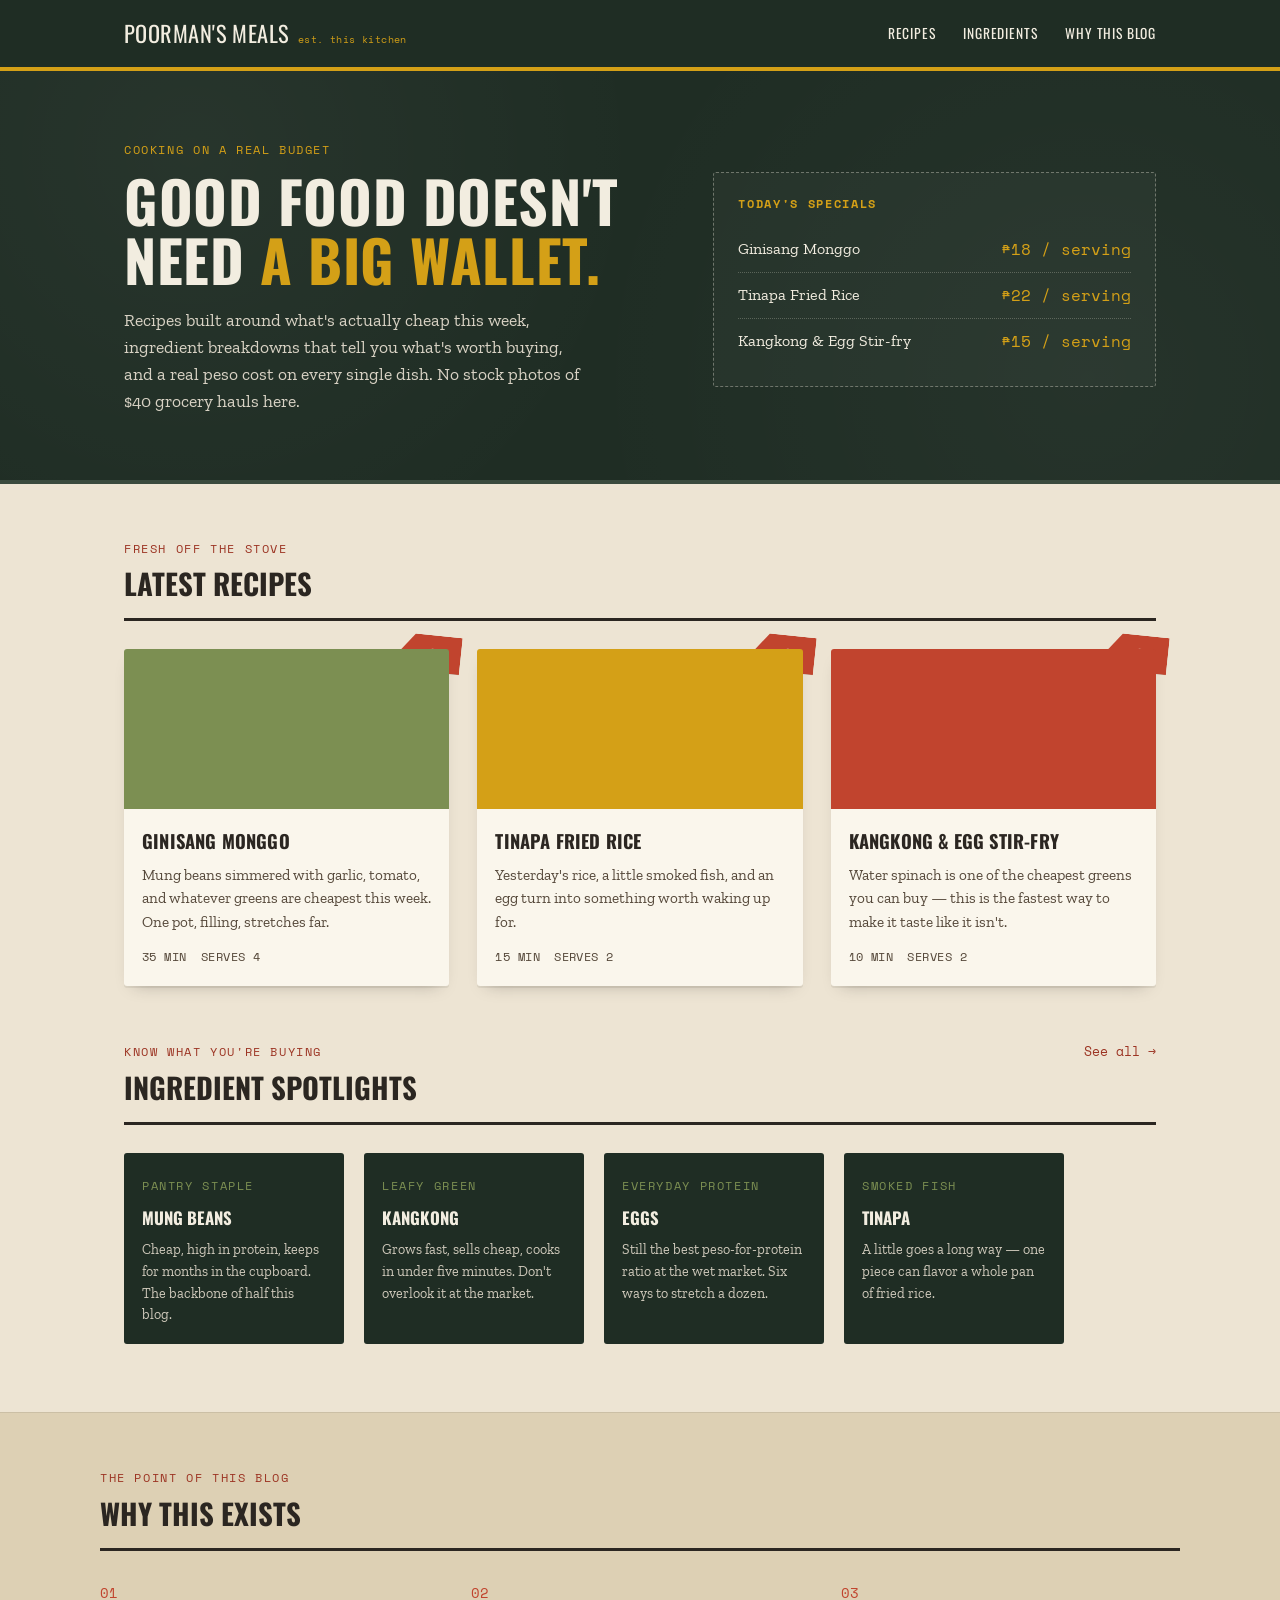
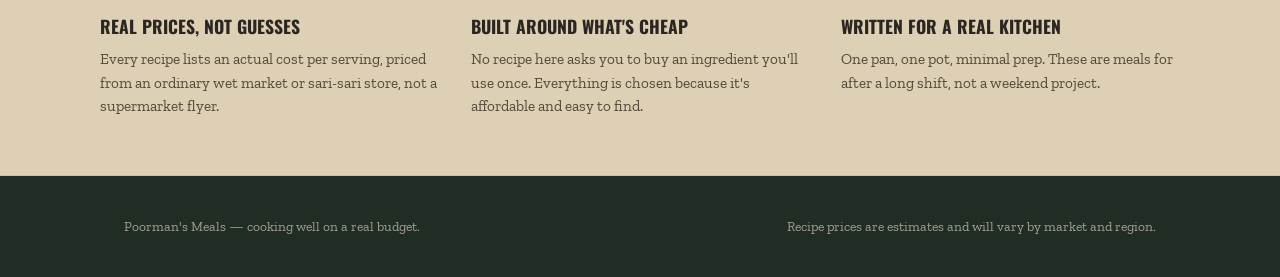
<file: index.html>
<!DOCTYPE html>
<html lang="en">
<head>
<meta charset="UTF-8">
<meta name="viewport" content="width=device-width, initial-scale=1.0">
<title>Poorman's Meals — Real food, real prices</title>
<meta name="description" content="Budget recipes and ingredient know-how for feeding a family without the fuss. Every recipe shows its real cost per serving.">
<link rel="preconnect" href="https://fonts.googleapis.com">
<link rel="preconnect" href="https://fonts.gstatic.com" crossorigin>
<link href="https://fonts.googleapis.com/css2?family=Oswald:wght@500;600;700&family=Zilla+Slab:wght@400;500;600&family=Space+Mono:wght@400;700&display=swap" rel="stylesheet">
<link rel="stylesheet" href="styles.css">
</head>
<body>

<nav class="site-nav">
  <div class="wrap">
    <a href="index.html" class="brand">Poorman's Meals <span>est. this kitchen</span></a>
    <ul class="nav-links">
      <li><a href="index.html">Recipes</a></li>
      <li><a href="ingredients.html">Ingredients</a></li>
      <li><a href="#why">Why This Blog</a></li>
    </ul>
    <button class="nav-toggle" aria-label="Menu">Menu</button>
  </div>
</nav>

<header class="hero">
  <div class="wrap hero-grid">
    <div>
      <span class="eyebrow">Cooking on a real budget</span>
      <h1>Good food doesn't need <em>a big wallet.</em></h1>
      <p class="lede">Recipes built around what's actually cheap this week, ingredient breakdowns that tell you what's worth buying, and a real peso cost on every single dish. No stock photos of $40 grocery hauls here.</p>
    </div>
    <div class="specials-board">
      <h2>Today's specials</h2>
      <ul>
        <li><span>Ginisang Monggo</span> <span class="price">₱18 / serving</span></li>
        <li><span>Tinapa Fried Rice</span> <span class="price">₱22 / serving</span></li>
        <li><span>Kangkong &amp; Egg Stir-fry</span> <span class="price">₱15 / serving</span></li>
      </ul>
    </div>
  </div>
</header>

<main>

  <section class="section">
    <div class="wrap">
      <div class="section-head">
        <div>
          <span class="eyebrow">Fresh off the stove</span>
          <h2>Latest Recipes</h2>
        </div>
      </div>

      <div class="recipe-grid">

        <a class="recipe-card" href="recipes/ginisang-monggo.html">
          <div class="price-tag">₱18</div>
          <div class="recipe-photo" style="background-color:#7c8f52;"></div>
          <div class="recipe-body">
            <h3>Ginisang Monggo</h3>
            <p>Mung beans simmered with garlic, tomato, and whatever greens are cheapest this week. One pot, filling, stretches far.</p>
            <div class="recipe-meta">
              <span>35 min</span>
              <span>Serves 4</span>
            </div>
          </div>
        </a>

        <a class="recipe-card" href="recipes/tinapa-fried-rice.html">
          <div class="price-tag">₱22</div>
          <div class="recipe-photo" style="background-color:#d4a017;"></div>
          <div class="recipe-body">
            <h3>Tinapa Fried Rice</h3>
            <p>Yesterday's rice, a little smoked fish, and an egg turn into something worth waking up for.</p>
            <div class="recipe-meta">
              <span>15 min</span>
              <span>Serves 2</span>
            </div>
          </div>
        </a>

        <a class="recipe-card" href="recipes/kangkong-egg.html">
          <div class="price-tag">₱15</div>
          <div class="recipe-photo" style="background-color:#c1442e;"></div>
          <div class="recipe-body">
            <h3>Kangkong &amp; Egg Stir-fry</h3>
            <p>Water spinach is one of the cheapest greens you can buy — this is the fastest way to make it taste like it isn't.</p>
            <div class="recipe-meta">
              <span>10 min</span>
              <span>Serves 2</span>
            </div>
          </div>
        </a>

      </div>
    </div>
  </section>

  <section class="section" style="padding-top:0;">
    <div class="wrap">
      <div class="section-head">
        <div>
          <span class="eyebrow">Know what you're buying</span>
          <h2>Ingredient Spotlights</h2>
        </div>
        <a href="ingredients.html" style="font-family: var(--font-tag); font-size: 0.8rem; text-decoration:none; color: var(--tomato-dark);">See all &rarr;</a>
      </div>

      <div class="ingredient-strip">
        <a class="ingredient-card" href="ingredients.html#monggo">
          <span class="eyebrow">Pantry staple</span>
          <h3>Mung Beans</h3>
          <p>Cheap, high in protein, keeps for months in the cupboard. The backbone of half this blog.</p>
        </a>
        <a class="ingredient-card" href="ingredients.html#kangkong">
          <span class="eyebrow">Leafy green</span>
          <h3>Kangkong</h3>
          <p>Grows fast, sells cheap, cooks in under five minutes. Don't overlook it at the market.</p>
        </a>
        <a class="ingredient-card" href="ingredients.html#egg">
          <span class="eyebrow">Everyday protein</span>
          <h3>Eggs</h3>
          <p>Still the best peso-for-protein ratio at the wet market. Six ways to stretch a dozen.</p>
        </a>
        <a class="ingredient-card" href="ingredients.html#tinapa">
          <span class="eyebrow">Smoked fish</span>
          <h3>Tinapa</h3>
          <p>A little goes a long way — one piece can flavor a whole pan of fried rice.</p>
        </a>
      </div>
    </div>
  </section>

  <section class="why" id="why">
    <div class="wrap section">
      <div class="section-head">
        <div>
          <span class="eyebrow">The point of this blog</span>
          <h2>Why This Exists</h2>
        </div>
      </div>
      <div class="why-grid">
        <div>
          <span class="num">01</span>
          <h3>Real prices, not guesses</h3>
          <p>Every recipe lists an actual cost per serving, priced from an ordinary wet market or sari-sari store, not a supermarket flyer.</p>
        </div>
        <div>
          <span class="num">02</span>
          <h3>Built around what's cheap</h3>
          <p>No recipe here asks you to buy an ingredient you'll use once. Everything is chosen because it's affordable and easy to find.</p>
        </div>
        <div>
          <span class="num">03</span>
          <h3>Written for a real kitchen</h3>
          <p>One pan, one pot, minimal prep. These are meals for after a long shift, not a weekend project.</p>
        </div>
      </div>
    </div>
  </section>

</main>

<footer class="site-footer">
  <div class="wrap">
    <span>Poorman's Meals — cooking well on a real budget.</span>
    <span>Recipe prices are estimates and will vary by market and region.</span>
  </div>
</footer>

<script src="script.js"></script>
</body>
</html>
</file>
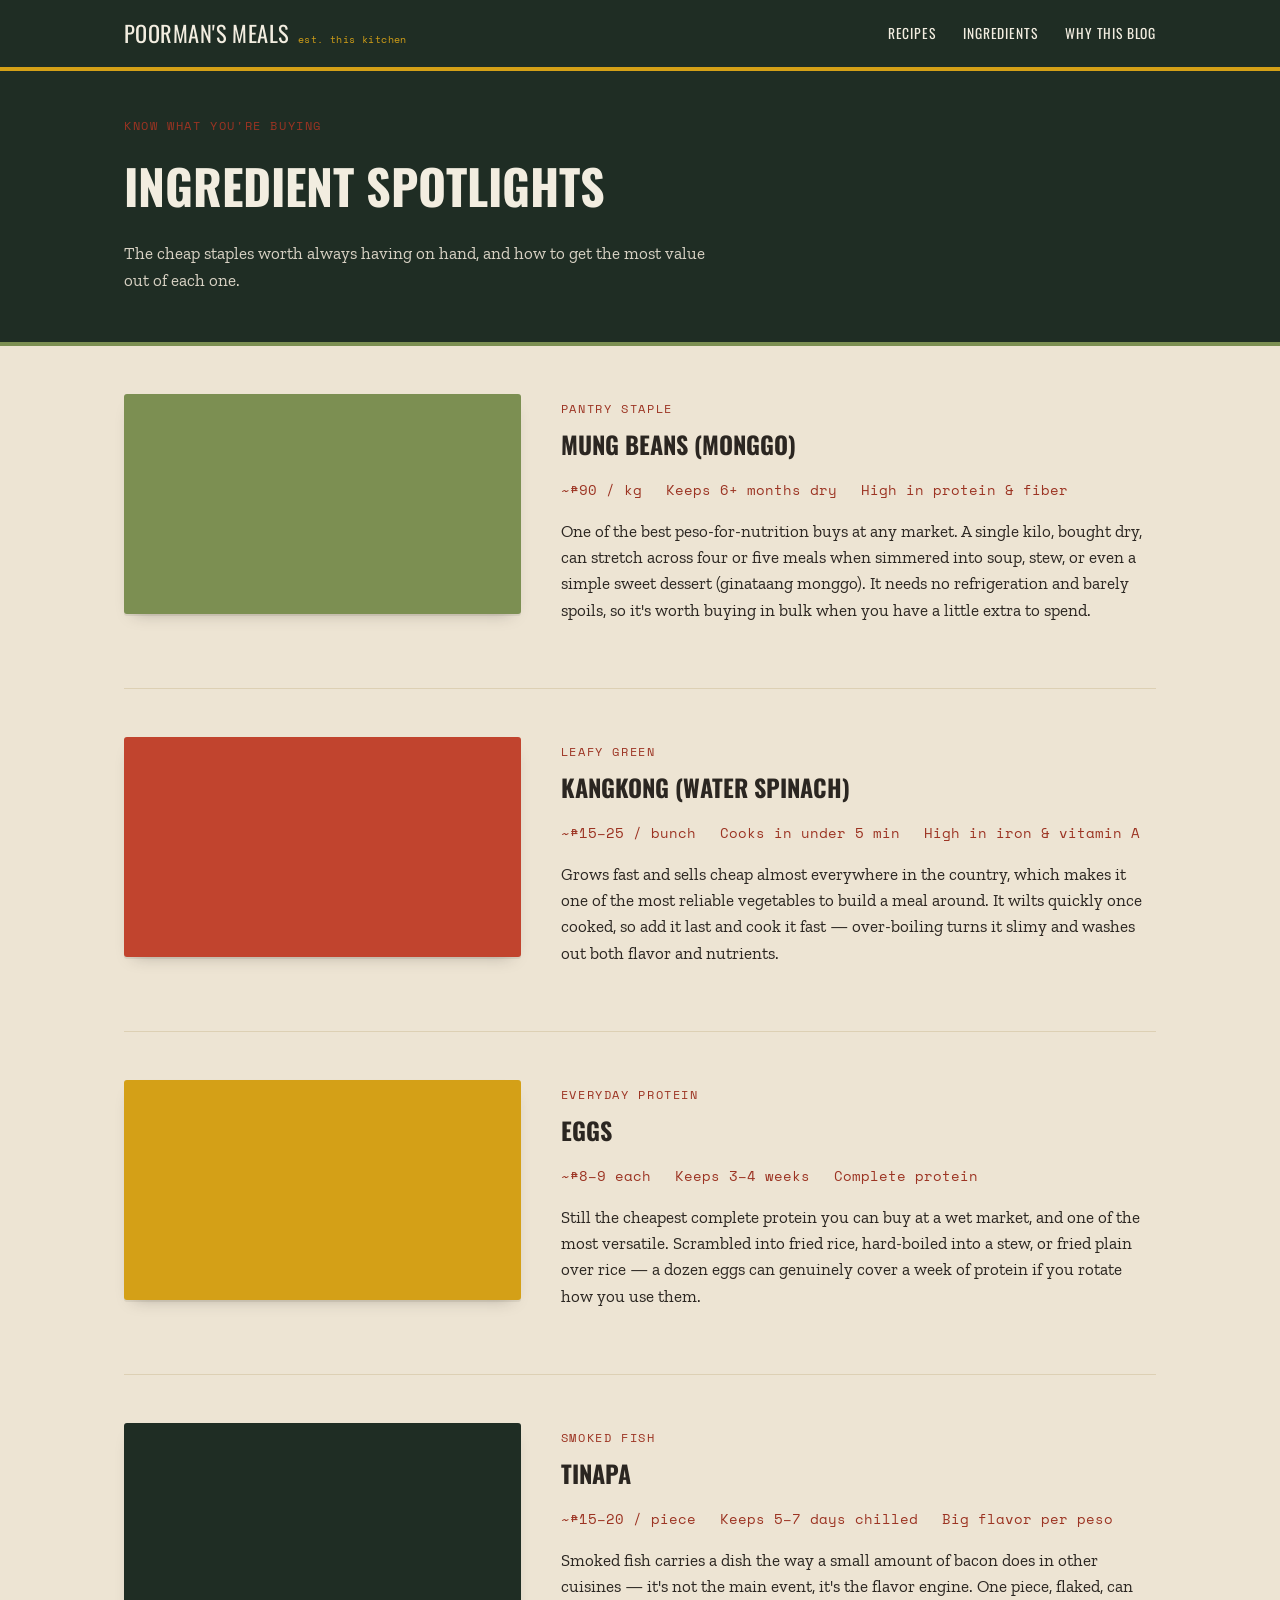
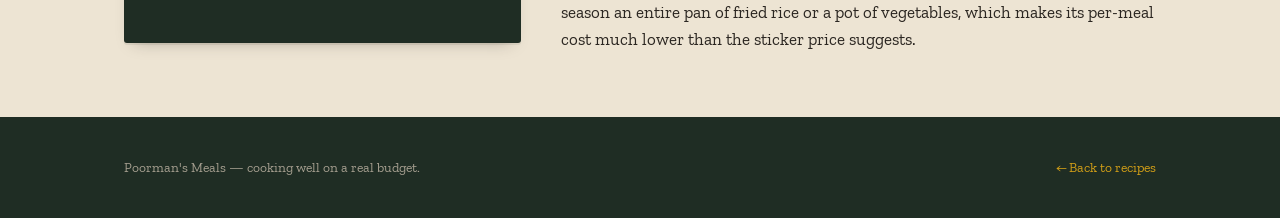
<file: ingredients.html>
<!DOCTYPE html>
<html lang="en">
<head>
<meta charset="UTF-8">
<meta name="viewport" content="width=device-width, initial-scale=1.0">
<title>Ingredients — Poorman's Meals</title>
<meta name="description" content="Know what you're buying: cheap, reliable ingredients worth stocking, and how to get the most out of each one.">
<link rel="preconnect" href="https://fonts.googleapis.com">
<link rel="preconnect" href="https://fonts.gstatic.com" crossorigin>
<link href="https://fonts.googleapis.com/css2?family=Oswald:wght@500;600;700&family=Zilla+Slab:wght@400;500;600&family=Space+Mono:wght@400;700&display=swap" rel="stylesheet">
<link rel="stylesheet" href="styles.css">
</head>
<body>

<nav class="site-nav">
  <div class="wrap">
    <a href="index.html" class="brand">Poorman's Meals <span>est. this kitchen</span></a>
    <ul class="nav-links">
      <li><a href="index.html">Recipes</a></li>
      <li><a href="ingredients.html">Ingredients</a></li>
      <li><a href="index.html#why">Why This Blog</a></li>
    </ul>
    <button class="nav-toggle" aria-label="Menu">Menu</button>
  </div>
</nav>

<header class="spotlight-header">
  <div class="wrap">
    <span class="eyebrow">Know what you're buying</span>
    <h1>Ingredient Spotlights</h1>
    <p class="dek" style="color:#d8d2c4; max-width:60ch;">The cheap staples worth always having on hand, and how to get the most value out of each one.</p>
  </div>
</header>

<main class="wrap">

  <div class="spotlight-block" id="monggo">
    <div class="spotlight-photo" style="background-color:#7c8f52;"></div>
    <div>
      <span class="eyebrow">Pantry staple</span>
      <h2>Mung Beans (Monggo)</h2>
      <div class="stat-row">
        <span>~₱90 / kg</span>
        <span>Keeps 6+ months dry</span>
        <span>High in protein &amp; fiber</span>
      </div>
      <p>One of the best peso-for-nutrition buys at any market. A single kilo, bought dry, can stretch across four or five meals when simmered into soup, stew, or even a simple sweet dessert (ginataang monggo). It needs no refrigeration and barely spoils, so it's worth buying in bulk when you have a little extra to spend.</p>
    </div>
  </div>

  <div class="spotlight-block" id="kangkong">
    <div class="spotlight-photo" style="background-color:#c1442e;"></div>
    <div>
      <span class="eyebrow">Leafy green</span>
      <h2>Kangkong (Water Spinach)</h2>
      <div class="stat-row">
        <span>~₱15–25 / bunch</span>
        <span>Cooks in under 5 min</span>
        <span>High in iron &amp; vitamin A</span>
      </div>
      <p>Grows fast and sells cheap almost everywhere in the country, which makes it one of the most reliable vegetables to build a meal around. It wilts quickly once cooked, so add it last and cook it fast — over-boiling turns it slimy and washes out both flavor and nutrients.</p>
    </div>
  </div>

  <div class="spotlight-block" id="egg">
    <div class="spotlight-photo" style="background-color:#d4a017;"></div>
    <div>
      <span class="eyebrow">Everyday protein</span>
      <h2>Eggs</h2>
      <div class="stat-row">
        <span>~₱8–9 each</span>
        <span>Keeps 3–4 weeks</span>
        <span>Complete protein</span>
      </div>
      <p>Still the cheapest complete protein you can buy at a wet market, and one of the most versatile. Scrambled into fried rice, hard-boiled into a stew, or fried plain over rice — a dozen eggs can genuinely cover a week of protein if you rotate how you use them.</p>
    </div>
  </div>

  <div class="spotlight-block" id="tinapa">
    <div class="spotlight-photo" style="background-color:#1f2d24;"></div>
    <div>
      <span class="eyebrow">Smoked fish</span>
      <h2>Tinapa</h2>
      <div class="stat-row">
        <span>~₱15–20 / piece</span>
        <span>Keeps 5–7 days chilled</span>
        <span>Big flavor per peso</span>
      </div>
      <p>Smoked fish carries a dish the way a small amount of bacon does in other cuisines — it's not the main event, it's the flavor engine. One piece, flaked, can season an entire pan of fried rice or a pot of vegetables, which makes its per-meal cost much lower than the sticker price suggests.</p>
    </div>
  </div>

</main>

<footer class="site-footer">
  <div class="wrap">
    <span>Poorman's Meals — cooking well on a real budget.</span>
    <span><a href="index.html">&larr; Back to recipes</a></span>
  </div>
</footer>

<script src="script.js"></script>
</body>
</html>
</file>
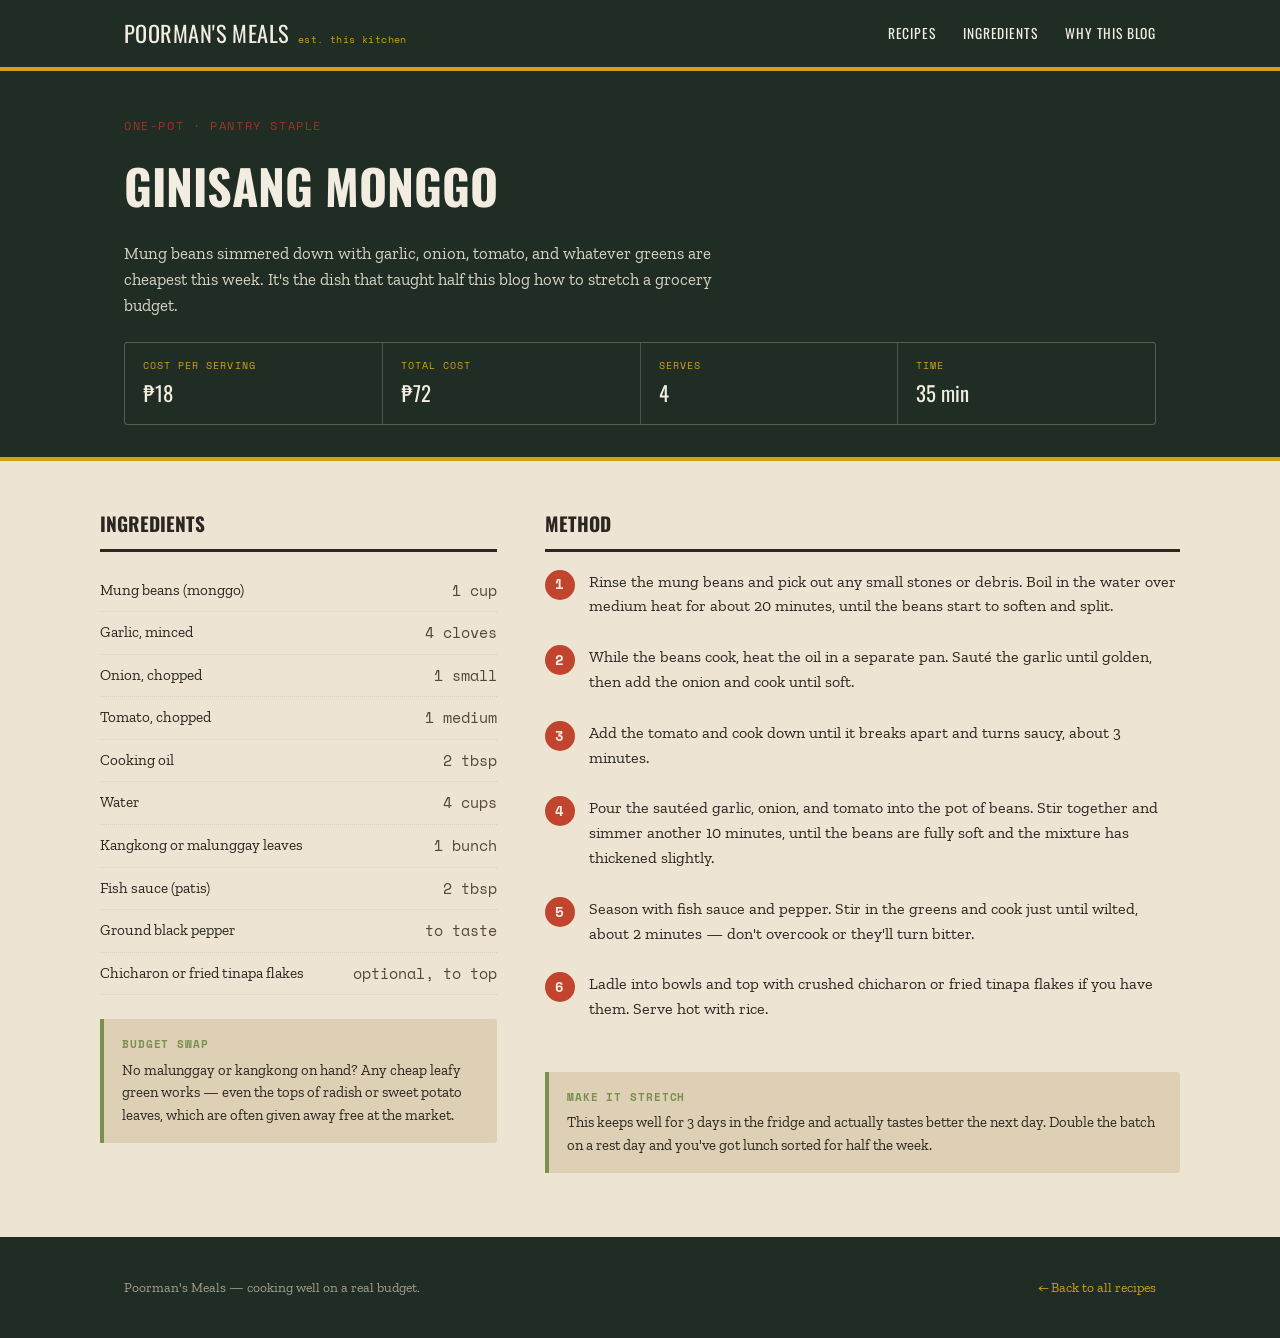
<file: recipes/ginisang-monggo.html>
<!DOCTYPE html>
<html lang="en">
<head>
<meta charset="UTF-8">
<meta name="viewport" content="width=device-width, initial-scale=1.0">
<title>Ginisang Monggo — Poorman's Meals</title>
<meta name="description" content="Mung beans simmered with garlic, tomato, and cheap greens. One pot, filling, and about ₱18 a serving.">
<link rel="preconnect" href="https://fonts.googleapis.com">
<link rel="preconnect" href="https://fonts.gstatic.com" crossorigin>
<link href="https://fonts.googleapis.com/css2?family=Oswald:wght@500;600;700&family=Zilla+Slab:wght@400;500;600&family=Space+Mono:wght@400;700&display=swap" rel="stylesheet">
<link rel="stylesheet" href="../styles.css">
</head>
<body>

<nav class="site-nav">
  <div class="wrap">
    <a href="../index.html" class="brand">Poorman's Meals <span>est. this kitchen</span></a>
    <ul class="nav-links">
      <li><a href="../index.html">Recipes</a></li>
      <li><a href="../ingredients.html">Ingredients</a></li>
      <li><a href="../index.html#why">Why This Blog</a></li>
    </ul>
    <button class="nav-toggle" aria-label="Menu">Menu</button>
  </div>
</nav>

<header class="recipe-header">
  <div class="wrap">
    <span class="eyebrow">One-pot &middot; Pantry staple</span>
    <h1>Ginisang Monggo</h1>
    <p class="dek">Mung beans simmered down with garlic, onion, tomato, and whatever greens are cheapest this week. It's the dish that taught half this blog how to stretch a grocery budget.</p>

    <div class="cost-band">
      <div>
        <span class="label">Cost per serving</span>
        <span class="value">₱18</span>
      </div>
      <div>
        <span class="label">Total cost</span>
        <span class="value">₱72</span>
      </div>
      <div>
        <span class="label">Serves</span>
        <span class="value">4</span>
      </div>
      <div>
        <span class="label">Time</span>
        <span class="value">35 min</span>
      </div>
    </div>
  </div>
</header>

<main class="wrap article-grid">

  <aside class="ingredients-list">
    <h2>Ingredients</h2>
    <ul>
      <li><span>Mung beans (monggo)</span><span class="qty">1 cup</span></li>
      <li><span>Garlic, minced</span><span class="qty">4 cloves</span></li>
      <li><span>Onion, chopped</span><span class="qty">1 small</span></li>
      <li><span>Tomato, chopped</span><span class="qty">1 medium</span></li>
      <li><span>Cooking oil</span><span class="qty">2 tbsp</span></li>
      <li><span>Water</span><span class="qty">4 cups</span></li>
      <li><span>Kangkong or malunggay leaves</span><span class="qty">1 bunch</span></li>
      <li><span>Fish sauce (patis)</span><span class="qty">2 tbsp</span></li>
      <li><span>Ground black pepper</span><span class="qty">to taste</span></li>
      <li><span>Chicharon or fried tinapa flakes</span><span class="qty">optional, to top</span></li>
    </ul>

    <div class="tip-box">
      <strong>Budget swap</strong>
      No malunggay or kangkong on hand? Any cheap leafy green works — even the tops of radish or sweet potato leaves, which are often given away free at the market.
    </div>
  </aside>

  <div class="steps">
    <h2>Method</h2>
    <ol>
      <li>Rinse the mung beans and pick out any small stones or debris. Boil in the water over medium heat for about 20 minutes, until the beans start to soften and split.</li>
      <li>While the beans cook, heat the oil in a separate pan. Sauté the garlic until golden, then add the onion and cook until soft.</li>
      <li>Add the tomato and cook down until it breaks apart and turns saucy, about 3 minutes.</li>
      <li>Pour the sautéed garlic, onion, and tomato into the pot of beans. Stir together and simmer another 10 minutes, until the beans are fully soft and the mixture has thickened slightly.</li>
      <li>Season with fish sauce and pepper. Stir in the greens and cook just until wilted, about 2 minutes — don't overcook or they'll turn bitter.</li>
      <li>Ladle into bowls and top with crushed chicharon or fried tinapa flakes if you have them. Serve hot with rice.</li>
    </ol>

    <div class="tip-box">
      <strong>Make it stretch</strong>
      This keeps well for 3 days in the fridge and actually tastes better the next day. Double the batch on a rest day and you've got lunch sorted for half the week.
    </div>
  </div>

</main>

<footer class="site-footer">
  <div class="wrap">
    <span>Poorman's Meals — cooking well on a real budget.</span>
    <span><a href="../index.html">&larr; Back to all recipes</a></span>
  </div>
</footer>

<script src="../script.js"></script>
</body>
</html>
</file>
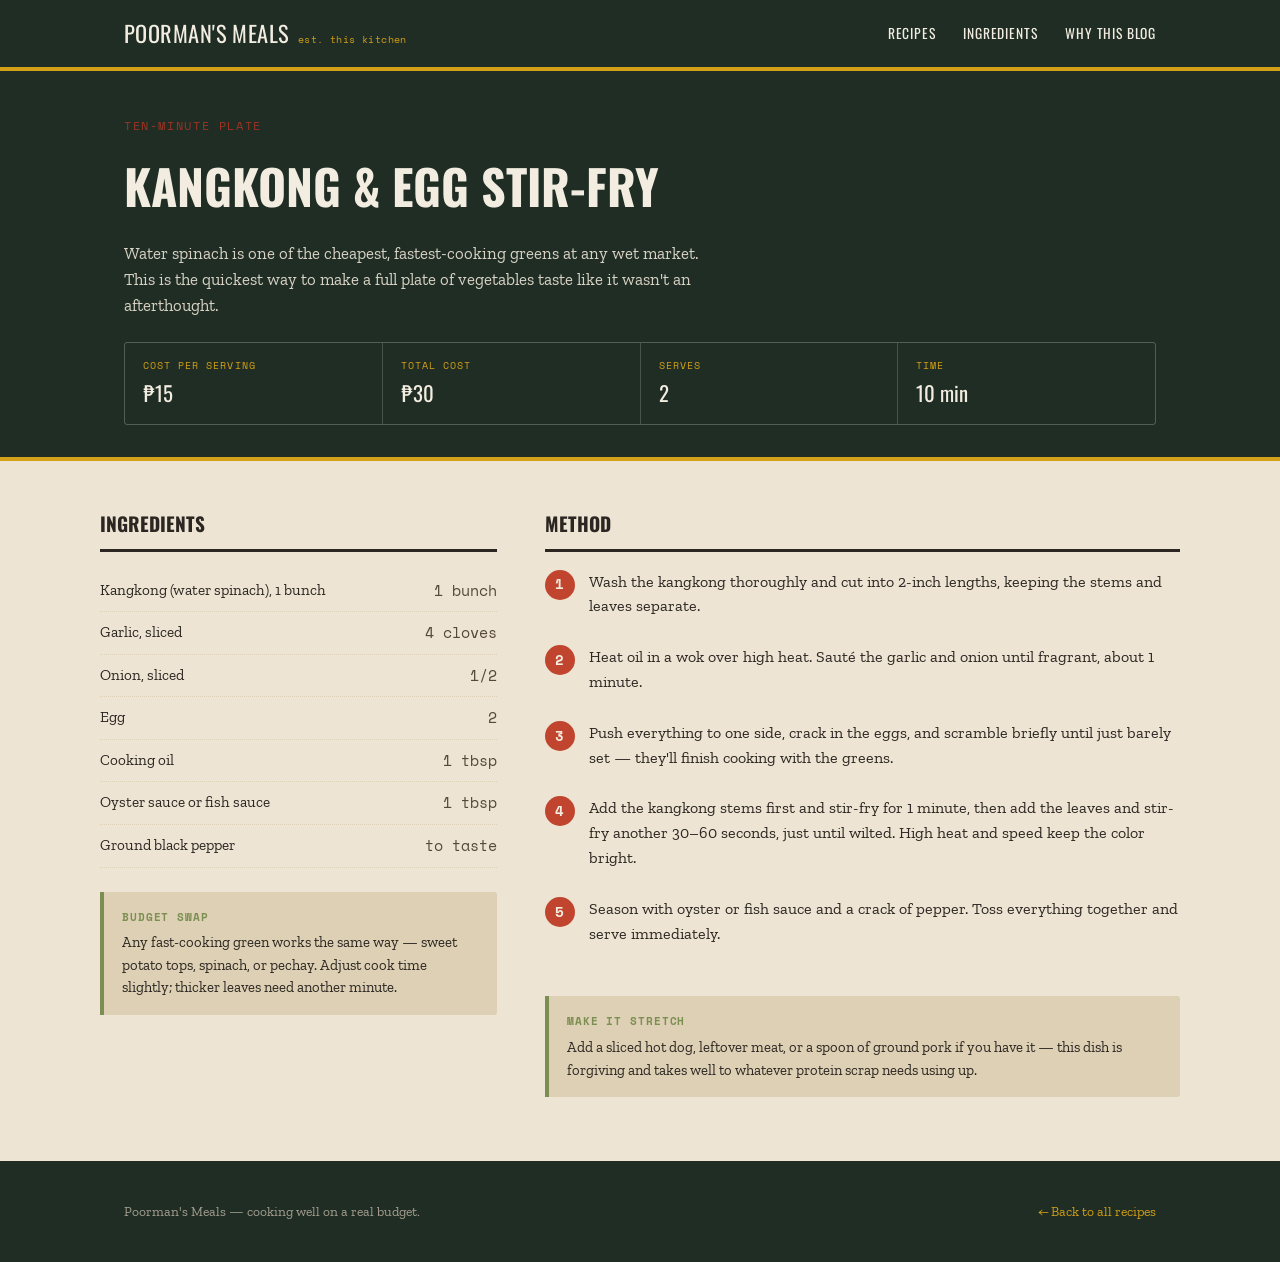
<file: recipes/kangkong-egg.html>
<!DOCTYPE html>
<html lang="en">
<head>
<meta charset="UTF-8">
<meta name="viewport" content="width=device-width, initial-scale=1.0">
<title>Kangkong & Egg Stir-fry — Poorman's Meals</title>
<meta name="description" content="Water spinach, garlic, and egg. Ten minutes, about ₱15 a serving.">
<link rel="preconnect" href="https://fonts.googleapis.com">
<link rel="preconnect" href="https://fonts.gstatic.com" crossorigin>
<link href="https://fonts.googleapis.com/css2?family=Oswald:wght@500;600;700&family=Zilla+Slab:wght@400;500;600&family=Space+Mono:wght@400;700&display=swap" rel="stylesheet">
<link rel="stylesheet" href="../styles.css">
</head>
<body>

<nav class="site-nav">
  <div class="wrap">
    <a href="../index.html" class="brand">Poorman's Meals <span>est. this kitchen</span></a>
    <ul class="nav-links">
      <li><a href="../index.html">Recipes</a></li>
      <li><a href="../ingredients.html">Ingredients</a></li>
      <li><a href="../index.html#why">Why This Blog</a></li>
    </ul>
    <button class="nav-toggle" aria-label="Menu">Menu</button>
  </div>
</nav>

<header class="recipe-header">
  <div class="wrap">
    <span class="eyebrow">Ten-minute plate</span>
    <h1>Kangkong &amp; Egg Stir-fry</h1>
    <p class="dek">Water spinach is one of the cheapest, fastest-cooking greens at any wet market. This is the quickest way to make a full plate of vegetables taste like it wasn't an afterthought.</p>

    <div class="cost-band">
      <div>
        <span class="label">Cost per serving</span>
        <span class="value">₱15</span>
      </div>
      <div>
        <span class="label">Total cost</span>
        <span class="value">₱30</span>
      </div>
      <div>
        <span class="label">Serves</span>
        <span class="value">2</span>
      </div>
      <div>
        <span class="label">Time</span>
        <span class="value">10 min</span>
      </div>
    </div>
  </div>
</header>

<main class="wrap article-grid">

  <aside class="ingredients-list">
    <h2>Ingredients</h2>
    <ul>
      <li><span>Kangkong (water spinach), 1 bunch</span><span class="qty">1 bunch</span></li>
      <li><span>Garlic, sliced</span><span class="qty">4 cloves</span></li>
      <li><span>Onion, sliced</span><span class="qty">1/2</span></li>
      <li><span>Egg</span><span class="qty">2</span></li>
      <li><span>Cooking oil</span><span class="qty">1 tbsp</span></li>
      <li><span>Oyster sauce or fish sauce</span><span class="qty">1 tbsp</span></li>
      <li><span>Ground black pepper</span><span class="qty">to taste</span></li>
    </ul>

    <div class="tip-box">
      <strong>Budget swap</strong>
      Any fast-cooking green works the same way — sweet potato tops, spinach, or pechay. Adjust cook time slightly; thicker leaves need another minute.
    </div>
  </aside>

  <div class="steps">
    <h2>Method</h2>
    <ol>
      <li>Wash the kangkong thoroughly and cut into 2-inch lengths, keeping the stems and leaves separate.</li>
      <li>Heat oil in a wok over high heat. Sauté the garlic and onion until fragrant, about 1 minute.</li>
      <li>Push everything to one side, crack in the eggs, and scramble briefly until just barely set — they'll finish cooking with the greens.</li>
      <li>Add the kangkong stems first and stir-fry for 1 minute, then add the leaves and stir-fry another 30–60 seconds, just until wilted. High heat and speed keep the color bright.</li>
      <li>Season with oyster or fish sauce and a crack of pepper. Toss everything together and serve immediately.</li>
    </ol>

    <div class="tip-box">
      <strong>Make it stretch</strong>
      Add a sliced hot dog, leftover meat, or a spoon of ground pork if you have it — this dish is forgiving and takes well to whatever protein scrap needs using up.
    </div>
  </div>

</main>

<footer class="site-footer">
  <div class="wrap">
    <span>Poorman's Meals — cooking well on a real budget.</span>
    <span><a href="../index.html">&larr; Back to all recipes</a></span>
  </div>
</footer>

<script src="../script.js"></script>
</body>
</html>
</file>
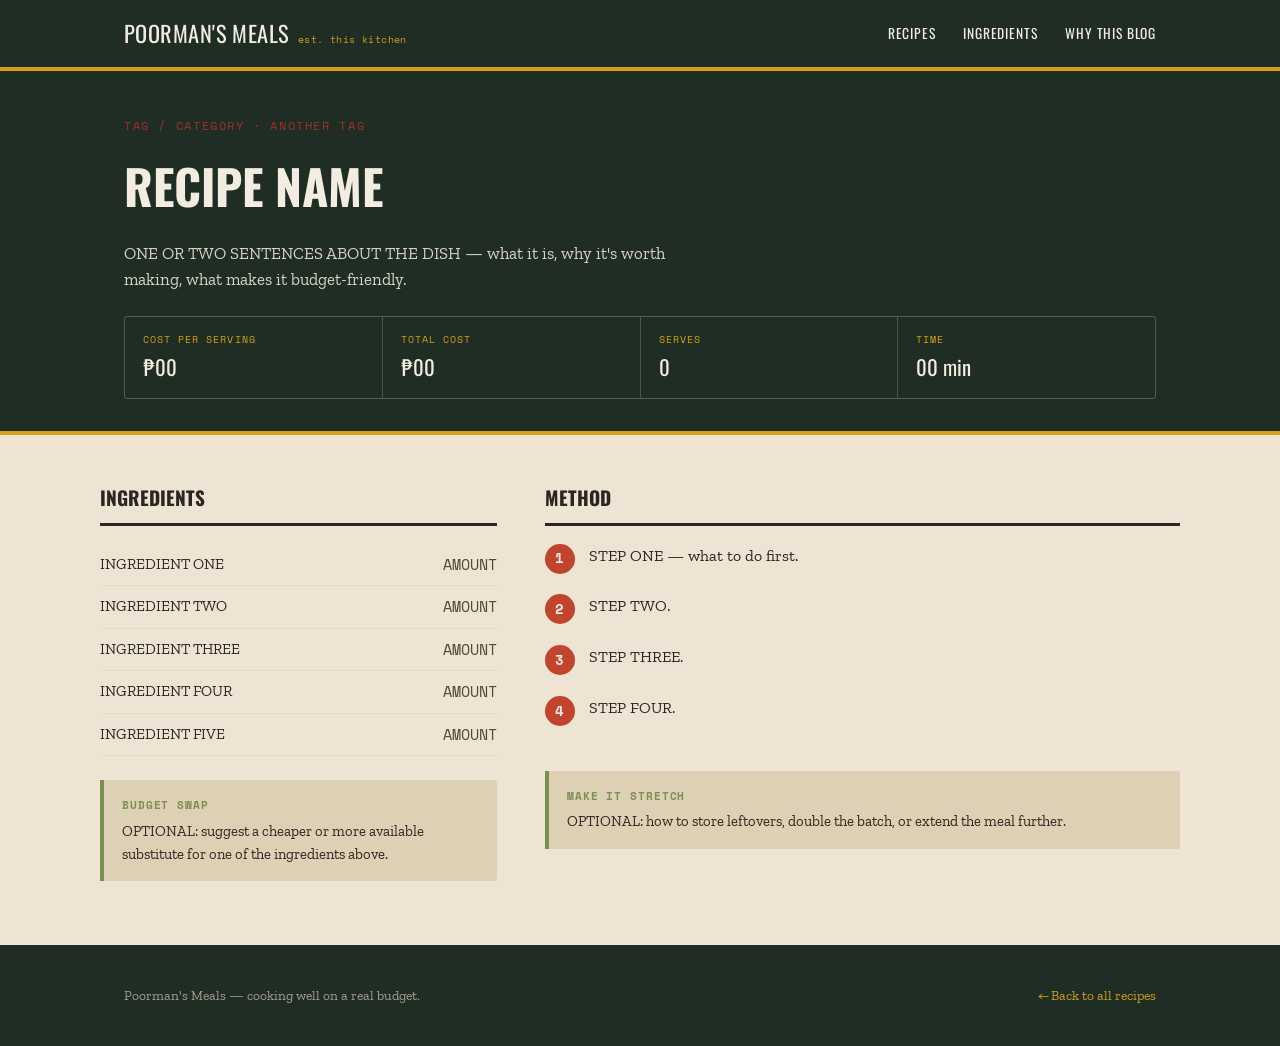
<file: recipes/recipe-template.html>
<!DOCTYPE html>
<html lang="en">
<head>
<meta charset="UTF-8">
<meta name="viewport" content="width=device-width, initial-scale=1.0">
<title>RECIPE NAME — Poorman's Meals</title>
<meta name="description" content="ONE-SENTENCE DESCRIPTION FOR SEARCH ENGINES.">
<link rel="preconnect" href="https://fonts.googleapis.com">
<link rel="preconnect" href="https://fonts.gstatic.com" crossorigin>
<link href="https://fonts.googleapis.com/css2?family=Oswald:wght@500;600;700&family=Zilla+Slab:wght@400;500;600&family=Space+Mono:wght@400;700&display=swap" rel="stylesheet">
<link rel="stylesheet" href="../styles.css">
</head>
<body>

<nav class="site-nav">
  <div class="wrap">
    <a href="../index.html" class="brand">Poorman's Meals <span>est. this kitchen</span></a>
    <ul class="nav-links">
      <li><a href="../index.html">Recipes</a></li>
      <li><a href="../ingredients.html">Ingredients</a></li>
      <li><a href="../index.html#why">Why This Blog</a></li>
    </ul>
    <button class="nav-toggle" aria-label="Menu">Menu</button>
  </div>
</nav>

<header class="recipe-header">
  <div class="wrap">
    <span class="eyebrow">TAG / CATEGORY &middot; ANOTHER TAG</span>
    <h1>RECIPE NAME</h1>
    <p class="dek">ONE OR TWO SENTENCES ABOUT THE DISH — what it is, why it's worth making, what makes it budget-friendly.</p>

    <div class="cost-band">
      <div>
        <span class="label">Cost per serving</span>
        <span class="value">₱00</span>
      </div>
      <div>
        <span class="label">Total cost</span>
        <span class="value">₱00</span>
      </div>
      <div>
        <span class="label">Serves</span>
        <span class="value">0</span>
      </div>
      <div>
        <span class="label">Time</span>
        <span class="value">00 min</span>
      </div>
    </div>
  </div>
</header>

<main class="wrap article-grid">

  <aside class="ingredients-list">
    <h2>Ingredients</h2>
    <ul>
      <li><span>INGREDIENT ONE</span><span class="qty">AMOUNT</span></li>
      <li><span>INGREDIENT TWO</span><span class="qty">AMOUNT</span></li>
      <li><span>INGREDIENT THREE</span><span class="qty">AMOUNT</span></li>
      <li><span>INGREDIENT FOUR</span><span class="qty">AMOUNT</span></li>
      <li><span>INGREDIENT FIVE</span><span class="qty">AMOUNT</span></li>
      <!-- Copy/paste more <li> lines as needed, or delete extras -->
    </ul>

    <div class="tip-box">
      <strong>Budget swap</strong>
      OPTIONAL: suggest a cheaper or more available substitute for one of the ingredients above.
    </div>
  </aside>

  <div class="steps">
    <h2>Method</h2>
    <ol>
      <li>STEP ONE — what to do first.</li>
      <li>STEP TWO.</li>
      <li>STEP THREE.</li>
      <li>STEP FOUR.</li>
      <!-- Copy/paste more <li> lines as needed, or delete extras -->
    </ol>

    <div class="tip-box">
      <strong>Make it stretch</strong>
      OPTIONAL: how to store leftovers, double the batch, or extend the meal further.
    </div>
  </div>

</main>

<footer class="site-footer">
  <div class="wrap">
    <span>Poorman's Meals — cooking well on a real budget.</span>
    <span><a href="../index.html">&larr; Back to all recipes</a></span>
  </div>
</footer>

<script src="../script.js"></script>
</body>
</html>
</file>
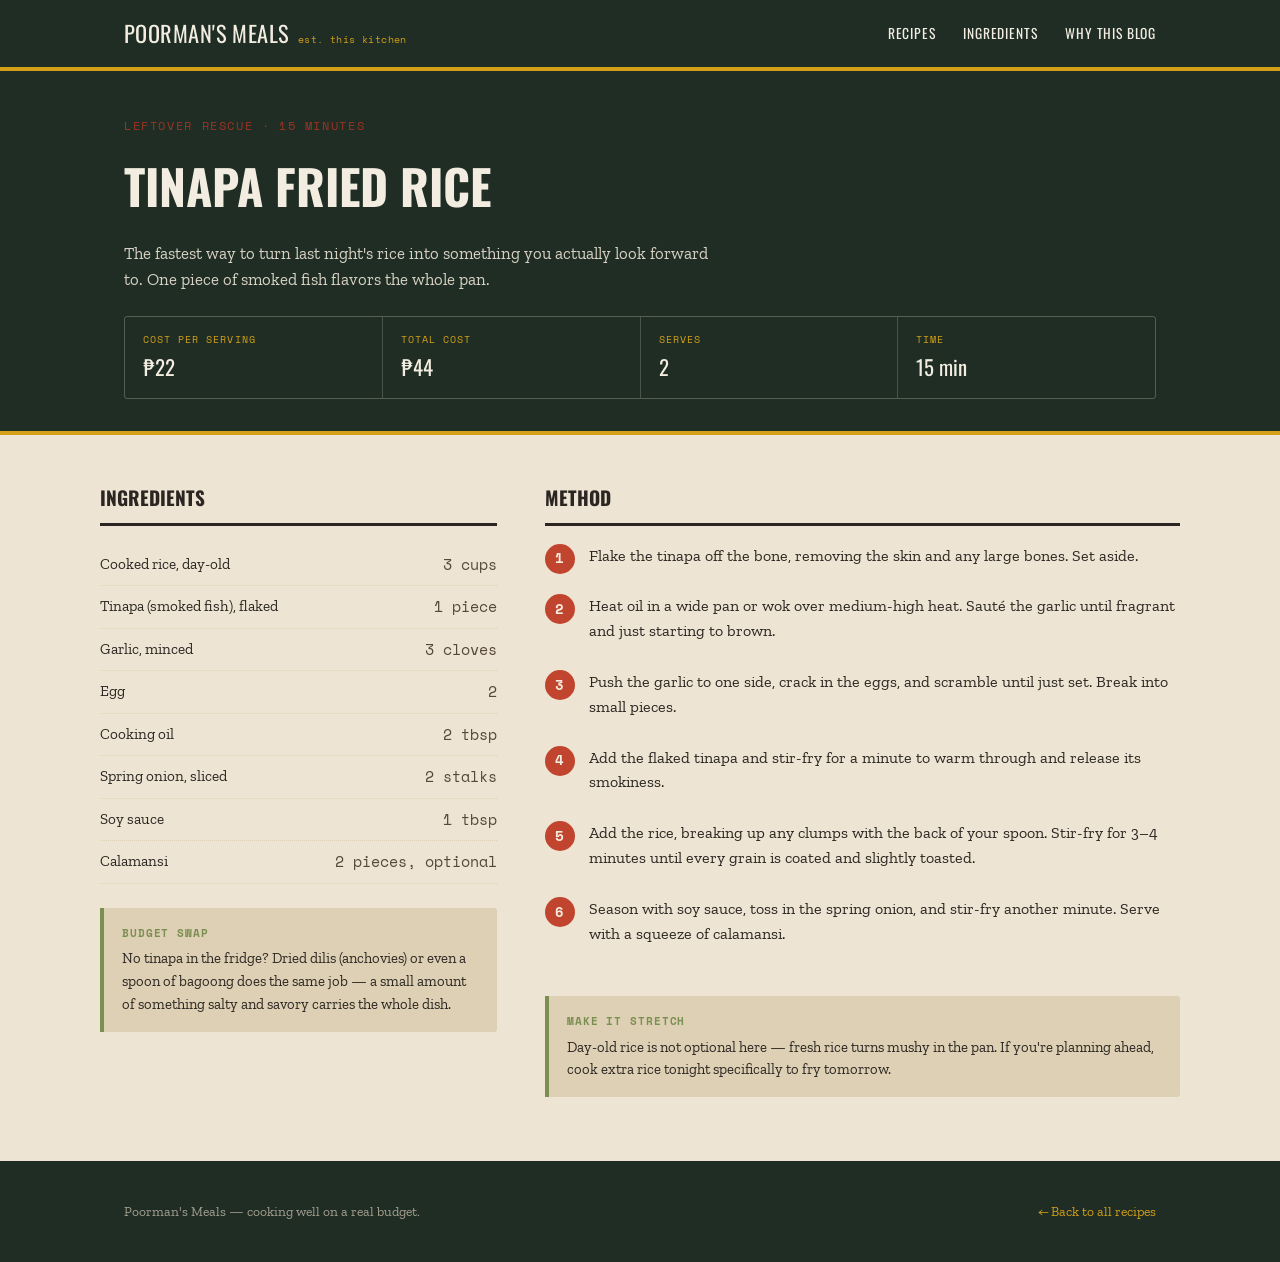
<file: recipes/tinapa-fried-rice.html>
<!DOCTYPE html>
<html lang="en">
<head>
<meta charset="UTF-8">
<meta name="viewport" content="width=device-width, initial-scale=1.0">
<title>Tinapa Fried Rice — Poorman's Meals</title>
<meta name="description" content="Yesterday's rice, a little smoked fish, and an egg. About ₱22 a serving, 15 minutes start to finish.">
<link rel="preconnect" href="https://fonts.googleapis.com">
<link rel="preconnect" href="https://fonts.gstatic.com" crossorigin>
<link href="https://fonts.googleapis.com/css2?family=Oswald:wght@500;600;700&family=Zilla+Slab:wght@400;500;600&family=Space+Mono:wght@400;700&display=swap" rel="stylesheet">
<link rel="stylesheet" href="../styles.css">
</head>
<body>

<nav class="site-nav">
  <div class="wrap">
    <a href="../index.html" class="brand">Poorman's Meals <span>est. this kitchen</span></a>
    <ul class="nav-links">
      <li><a href="../index.html">Recipes</a></li>
      <li><a href="../ingredients.html">Ingredients</a></li>
      <li><a href="../index.html#why">Why This Blog</a></li>
    </ul>
    <button class="nav-toggle" aria-label="Menu">Menu</button>
  </div>
</nav>

<header class="recipe-header">
  <div class="wrap">
    <span class="eyebrow">Leftover rescue &middot; 15 minutes</span>
    <h1>Tinapa Fried Rice</h1>
    <p class="dek">The fastest way to turn last night's rice into something you actually look forward to. One piece of smoked fish flavors the whole pan.</p>

    <div class="cost-band">
      <div>
        <span class="label">Cost per serving</span>
        <span class="value">₱22</span>
      </div>
      <div>
        <span class="label">Total cost</span>
        <span class="value">₱44</span>
      </div>
      <div>
        <span class="label">Serves</span>
        <span class="value">2</span>
      </div>
      <div>
        <span class="label">Time</span>
        <span class="value">15 min</span>
      </div>
    </div>
  </div>
</header>

<main class="wrap article-grid">

  <aside class="ingredients-list">
    <h2>Ingredients</h2>
    <ul>
      <li><span>Cooked rice, day-old</span><span class="qty">3 cups</span></li>
      <li><span>Tinapa (smoked fish), flaked</span><span class="qty">1 piece</span></li>
      <li><span>Garlic, minced</span><span class="qty">3 cloves</span></li>
      <li><span>Egg</span><span class="qty">2</span></li>
      <li><span>Cooking oil</span><span class="qty">2 tbsp</span></li>
      <li><span>Spring onion, sliced</span><span class="qty">2 stalks</span></li>
      <li><span>Soy sauce</span><span class="qty">1 tbsp</span></li>
      <li><span>Calamansi</span><span class="qty">2 pieces, optional</span></li>
    </ul>

    <div class="tip-box">
      <strong>Budget swap</strong>
      No tinapa in the fridge? Dried dilis (anchovies) or even a spoon of bagoong does the same job — a small amount of something salty and savory carries the whole dish.
    </div>
  </aside>

  <div class="steps">
    <h2>Method</h2>
    <ol>
      <li>Flake the tinapa off the bone, removing the skin and any large bones. Set aside.</li>
      <li>Heat oil in a wide pan or wok over medium-high heat. Sauté the garlic until fragrant and just starting to brown.</li>
      <li>Push the garlic to one side, crack in the eggs, and scramble until just set. Break into small pieces.</li>
      <li>Add the flaked tinapa and stir-fry for a minute to warm through and release its smokiness.</li>
      <li>Add the rice, breaking up any clumps with the back of your spoon. Stir-fry for 3–4 minutes until every grain is coated and slightly toasted.</li>
      <li>Season with soy sauce, toss in the spring onion, and stir-fry another minute. Serve with a squeeze of calamansi.</li>
    </ol>

    <div class="tip-box">
      <strong>Make it stretch</strong>
      Day-old rice is not optional here — fresh rice turns mushy in the pan. If you're planning ahead, cook extra rice tonight specifically to fry tomorrow.
    </div>
  </div>

</main>

<footer class="site-footer">
  <div class="wrap">
    <span>Poorman's Meals — cooking well on a real budget.</span>
    <span><a href="../index.html">&larr; Back to all recipes</a></span>
  </div>
</footer>

<script src="../script.js"></script>
</body>
</html>
</file>
<file: styles.css>
/* ==========================================================================
   Poorman's Meals — design tokens
   Palette: butcher-paper warmth + chalkboard-menu dark, tomato & mustard
   accents pulled from pantry staples, not the usual cream/terracotta combo.
   ========================================================================== */

:root {
  --paper: #ede4d3;
  --paper-light: #faf6ec;
  --paper-dark: #ddd0b4;
  --ink: #2b2621;
  --ink-soft: #55483a;
  --chalkboard: #1f2d24;
  --chalkboard-line: #3a4a3d;
  --tomato: #c1442e;
  --tomato-dark: #9c3423;
  --mustard: #d4a017;
  --sage: #7c8f52;
  --chalk: #f2ede0;

  --font-display: "Oswald", "Arial Narrow", sans-serif;
  --font-body: "Zilla Slab", Georgia, serif;
  --font-tag: "Space Mono", "Courier New", monospace;

  --radius: 3px;
  --shadow-card: 0 2px 0 rgba(43, 38, 33, 0.08), 0 8px 16px -10px rgba(43, 38, 33, 0.35);
}

* { box-sizing: border-box; }

html { scroll-behavior: smooth; }

@media (prefers-reduced-motion: reduce) {
  html { scroll-behavior: auto; }
  * { animation-duration: 0.01ms !important; animation-iteration-count: 1 !important; transition-duration: 0.01ms !important; }
}

body {
  margin: 0;
  background: var(--paper);
  color: var(--ink);
  font-family: var(--font-body);
  font-size: 17px;
  line-height: 1.55;
}

a { color: inherit; }

img { max-width: 100%; display: block; }

.eyebrow {
  font-family: var(--font-tag);
  text-transform: uppercase;
  letter-spacing: 0.14em;
  font-size: 0.72rem;
  color: var(--tomato-dark);
}

.wrap {
  max-width: 1080px;
  margin: 0 auto;
  padding: 0 24px;
}

/* ---------- Nav ---------- */

.site-nav {
  background: var(--chalkboard);
  color: var(--chalk);
  border-bottom: 4px solid var(--mustard);
}

.site-nav .wrap {
  display: flex;
  align-items: center;
  justify-content: space-between;
  padding-top: 16px;
  padding-bottom: 16px;
}

.brand {
  font-family: var(--font-display);
  font-size: 1.4rem;
  letter-spacing: 0.02em;
  text-transform: uppercase;
  text-decoration: none;
  color: var(--chalk);
  display: flex;
  align-items: baseline;
  gap: 8px;
}

.brand span {
  font-family: var(--font-tag);
  font-size: 0.65rem;
  color: var(--mustard);
  text-transform: none;
  letter-spacing: 0.04em;
}

.nav-links {
  list-style: none;
  display: flex;
  gap: 28px;
  margin: 0;
  padding: 0;
  font-family: var(--font-display);
  text-transform: uppercase;
  font-size: 0.85rem;
  letter-spacing: 0.06em;
}

.nav-links a {
  text-decoration: none;
  color: var(--chalk);
  border-bottom: 2px solid transparent;
  padding-bottom: 3px;
  transition: border-color 0.15s ease, color 0.15s ease;
}

.nav-links a:hover,
.nav-links a:focus-visible {
  border-color: var(--mustard);
  color: var(--mustard);
}

.nav-toggle {
  display: none;
  background: none;
  border: 1px solid var(--chalk);
  color: var(--chalk);
  font-family: var(--font-tag);
  font-size: 0.8rem;
  padding: 6px 10px;
  border-radius: var(--radius);
}

/* ---------- Hero: the chalkboard specials board ---------- */

.hero {
  background: var(--chalkboard);
  color: var(--chalk);
  background-image:
    radial-gradient(circle at 15% 20%, rgba(255,255,255,0.04), transparent 40%),
    radial-gradient(circle at 85% 75%, rgba(255,255,255,0.03), transparent 45%);
  padding: 64px 0 56px;
  border-bottom: 4px solid var(--chalkboard-line);
}

.hero-grid {
  display: grid;
  grid-template-columns: 1.1fr 0.9fr;
  gap: 48px;
  align-items: center;
}

.hero h1 {
  font-family: var(--font-display);
  text-transform: uppercase;
  font-size: clamp(2.4rem, 5vw, 3.6rem);
  line-height: 1.02;
  margin: 10px 0 18px;
  letter-spacing: 0.01em;
}

.hero h1 em {
  font-style: normal;
  color: var(--mustard);
}

.hero p.lede {
  font-size: 1.1rem;
  color: #d8d2c4;
  max-width: 46ch;
  margin: 0 0 8px;
}

.hero .eyebrow { color: var(--mustard); }

/* the "board" listing today's specials, chalk-scrawl style */
.specials-board {
  background: rgba(255,255,255,0.03);
  border: 1px dashed rgba(242,237,224,0.35);
  border-radius: var(--radius);
  padding: 22px 24px;
}

.specials-board h2 {
  font-family: var(--font-tag);
  text-transform: uppercase;
  font-size: 0.75rem;
  letter-spacing: 0.14em;
  color: var(--mustard);
  margin: 0 0 14px;
}

.specials-board ul {
  list-style: none;
  margin: 0;
  padding: 0;
}

.specials-board li {
  display: flex;
  justify-content: space-between;
  gap: 12px;
  padding: 10px 0;
  border-bottom: 1px dotted rgba(242,237,224,0.25);
  font-family: var(--font-body);
  font-size: 1rem;
}

.specials-board li:last-child { border-bottom: none; }

.specials-board .price {
  font-family: var(--font-tag);
  color: var(--mustard);
  white-space: nowrap;
}

/* ---------- Section headers ---------- */

.section {
  padding: 56px 0;
}

.section-head {
  display: flex;
  align-items: baseline;
  justify-content: space-between;
  gap: 16px;
  margin-bottom: 28px;
  border-bottom: 3px solid var(--ink);
  padding-bottom: 12px;
}

.section-head h2 {
  font-family: var(--font-display);
  text-transform: uppercase;
  font-size: 1.8rem;
  margin: 4px 0 0;
}

.section-head .eyebrow { display: block; }

/* ---------- Recipe cards (the signature: hanging price tag) ---------- */

.recipe-grid {
  display: grid;
  grid-template-columns: repeat(3, 1fr);
  gap: 28px;
}

.recipe-card {
  position: relative;
  background: var(--paper-light);
  border-radius: var(--radius);
  box-shadow: var(--shadow-card);
  overflow: visible;
  text-decoration: none;
  color: var(--ink);
  display: block;
  transition: transform 0.18s ease;
}

.recipe-card:hover,
.recipe-card:focus-visible {
  transform: translateY(-4px);
}

.recipe-photo {
  height: 160px;
  border-radius: var(--radius) var(--radius) 0 0;
  background-size: cover;
  background-position: center;
  position: relative;
}

.recipe-body {
  padding: 18px 18px 20px;
}

.recipe-body h3 {
  font-family: var(--font-display);
  text-transform: uppercase;
  font-size: 1.15rem;
  margin: 0 0 8px;
  letter-spacing: 0.01em;
}

.recipe-body p {
  margin: 0;
  font-size: 0.95rem;
  color: var(--ink-soft);
}

.recipe-meta {
  margin-top: 14px;
  display: flex;
  gap: 14px;
  font-family: var(--font-tag);
  font-size: 0.72rem;
  color: var(--ink-soft);
  text-transform: uppercase;
  letter-spacing: 0.04em;
}

/* the price tag: a real tag shape with a punched hole, stamped on the corner */
.price-tag {
  position: absolute;
  top: -14px;
  right: -12px;
  background: var(--tomato);
  color: var(--chalk);
  font-family: var(--font-tag);
  font-weight: 700;
  font-size: 0.85rem;
  padding: 8px 14px 8px 20px;
  transform: rotate(6deg);
  box-shadow: 0 3px 6px rgba(0,0,0,0.25);
  clip-path: polygon(14px 0, 100% 0, 100% 100%, 14px 100%, 0 50%);
}

.price-tag::after {
  content: "";
  position: absolute;
  left: 6px;
  top: 50%;
  width: 4px;
  height: 4px;
  background: var(--chalk);
  border-radius: 50%;
  transform: translateY(-50%);
}

/* ---------- Ingredient spotlight strip ---------- */

.ingredient-strip {
  display: flex;
  gap: 20px;
  overflow-x: auto;
  padding-bottom: 12px;
  scrollbar-width: thin;
}

.ingredient-card {
  flex: 0 0 220px;
  background: var(--chalkboard);
  color: var(--chalk);
  border-radius: var(--radius);
  padding: 18px;
  text-decoration: none;
}

.ingredient-card .eyebrow { color: var(--sage); }

.ingredient-card h3 {
  font-family: var(--font-display);
  text-transform: uppercase;
  font-size: 1.05rem;
  margin: 8px 0 8px;
}

.ingredient-card p {
  font-size: 0.88rem;
  color: #cfc9bb;
  margin: 0;
}

/* ---------- Why section ---------- */

.why {
  background: var(--paper-dark);
  border-top: 1px solid rgba(43,38,33,0.1);
  border-bottom: 1px solid rgba(43,38,33,0.1);
}

.why-grid {
  display: grid;
  grid-template-columns: repeat(3, 1fr);
  gap: 32px;
}

.why-grid .num {
  font-family: var(--font-tag);
  color: var(--tomato);
  font-size: 0.85rem;
}

.why-grid h3 {
  font-family: var(--font-display);
  text-transform: uppercase;
  margin: 8px 0 8px;
  font-size: 1.1rem;
}

.why-grid p { margin: 0; color: var(--ink-soft); font-size: 0.95rem; }

/* ---------- Footer ---------- */

footer.site-footer {
  background: var(--chalkboard);
  color: #a7a091;
  padding: 40px 0;
  font-size: 0.85rem;
}

footer.site-footer .wrap {
  display: flex;
  justify-content: space-between;
  flex-wrap: wrap;
  gap: 12px;
}

footer.site-footer a { color: var(--mustard); text-decoration: none; }

/* ---------- Recipe / article page ---------- */

.recipe-header {
  background: var(--chalkboard);
  color: var(--chalk);
  padding: 40px 0 32px;
  border-bottom: 4px solid var(--mustard);
}

.recipe-header h1 {
  font-family: var(--font-display);
  text-transform: uppercase;
  font-size: clamp(2rem, 4.5vw, 3rem);
  margin: 12px 0 12px;
}

.recipe-header .dek {
  color: #d8d2c4;
  max-width: 60ch;
  font-size: 1.05rem;
}

.cost-band {
  display: flex;
  gap: 0;
  flex-wrap: wrap;
  margin: 24px 0 0;
  border: 1px solid rgba(242,237,224,0.25);
  border-radius: var(--radius);
  overflow: hidden;
}

.cost-band > div {
  flex: 1;
  min-width: 140px;
  padding: 14px 18px;
  border-right: 1px solid rgba(242,237,224,0.2);
}

.cost-band > div:last-child { border-right: none; }

.cost-band .label {
  font-family: var(--font-tag);
  font-size: 0.65rem;
  text-transform: uppercase;
  letter-spacing: 0.1em;
  color: var(--mustard);
  display: block;
  margin-bottom: 4px;
}

.cost-band .value {
  font-family: var(--font-display);
  font-size: 1.3rem;
}

.article-grid {
  display: grid;
  grid-template-columns: 1fr 1.6fr;
  gap: 48px;
  padding: 48px 0 64px;
}

.ingredients-list h2,
.steps h2 {
  font-family: var(--font-display);
  text-transform: uppercase;
  font-size: 1.2rem;
  border-bottom: 3px solid var(--ink);
  padding-bottom: 10px;
  margin: 0 0 18px;
}

.ingredients-list ul {
  list-style: none;
  padding: 0;
  margin: 0;
}

.ingredients-list li {
  display: flex;
  justify-content: space-between;
  padding: 9px 0;
  border-bottom: 1px dotted var(--paper-dark);
  font-size: 0.95rem;
}

.ingredients-list .qty {
  font-family: var(--font-tag);
  color: var(--ink-soft);
  white-space: nowrap;
  margin-left: 12px;
}

.steps ol {
  padding-left: 0;
  list-style: none;
  counter-reset: step;
  margin: 0;
}

.steps li {
  counter-increment: step;
  position: relative;
  padding: 0 0 26px 44px;
  font-size: 1rem;
}

.steps li::before {
  content: counter(step);
  position: absolute;
  left: 0;
  top: 0;
  width: 30px;
  height: 30px;
  border-radius: 50%;
  background: var(--tomato);
  color: var(--chalk);
  font-family: var(--font-tag);
  font-weight: 700;
  display: flex;
  align-items: center;
  justify-content: center;
  font-size: 0.9rem;
}

.tip-box {
  background: var(--paper-dark);
  border-left: 4px solid var(--sage);
  padding: 16px 18px;
  margin-top: 24px;
  font-size: 0.92rem;
  border-radius: 0 var(--radius) var(--radius) 0;
}

.tip-box strong {
  display: block;
  font-family: var(--font-tag);
  text-transform: uppercase;
  font-size: 0.7rem;
  letter-spacing: 0.08em;
  color: var(--sage);
  margin-bottom: 6px;
}

/* ---------- Ingredient spotlight page ---------- */

.spotlight-header {
  background: var(--chalkboard);
  color: var(--chalk);
  padding: 40px 0 32px;
  border-bottom: 4px solid var(--sage);
}

.spotlight-header h1 {
  font-family: var(--font-display);
  text-transform: uppercase;
  font-size: clamp(2rem, 4.5vw, 3rem);
  margin: 12px 0 12px;
}

.spotlight-block {
  display: grid;
  grid-template-columns: 0.8fr 1.2fr;
  gap: 40px;
  padding: 48px 0;
  border-bottom: 1px solid var(--paper-dark);
  align-items: start;
}

.spotlight-block:last-child { border-bottom: none; }

.spotlight-photo {
  height: 220px;
  border-radius: var(--radius);
  background-size: cover;
  background-position: center;
  box-shadow: var(--shadow-card);
}

.spotlight-block h2 {
  font-family: var(--font-display);
  text-transform: uppercase;
  font-size: 1.5rem;
  margin: 6px 0 12px;
}

.stat-row {
  display: flex;
  gap: 24px;
  margin: 16px 0;
  font-family: var(--font-tag);
  font-size: 0.85rem;
  color: var(--tomato-dark);
}

/* ---------- Responsive ---------- */

@media (max-width: 860px) {
  .hero-grid { grid-template-columns: 1fr; gap: 32px; }
  .recipe-grid { grid-template-columns: repeat(2, 1fr); }
  .why-grid { grid-template-columns: 1fr; }
  .article-grid { grid-template-columns: 1fr; gap: 32px; padding: 36px 0 48px; }
  .spotlight-block { grid-template-columns: 1fr; }
}

@media (max-width: 600px) {
  .nav-links { display: none; }
  .nav-toggle { display: inline-block; }
  .recipe-grid { grid-template-columns: 1fr; }
  .cost-band > div { border-right: none; border-bottom: 1px solid rgba(242,237,224,0.2); }
}

/* Keyboard focus visibility */
a:focus-visible,
button:focus-visible {
  outline: 2px solid var(--mustard);
  outline-offset: 2px;
}
</file>
